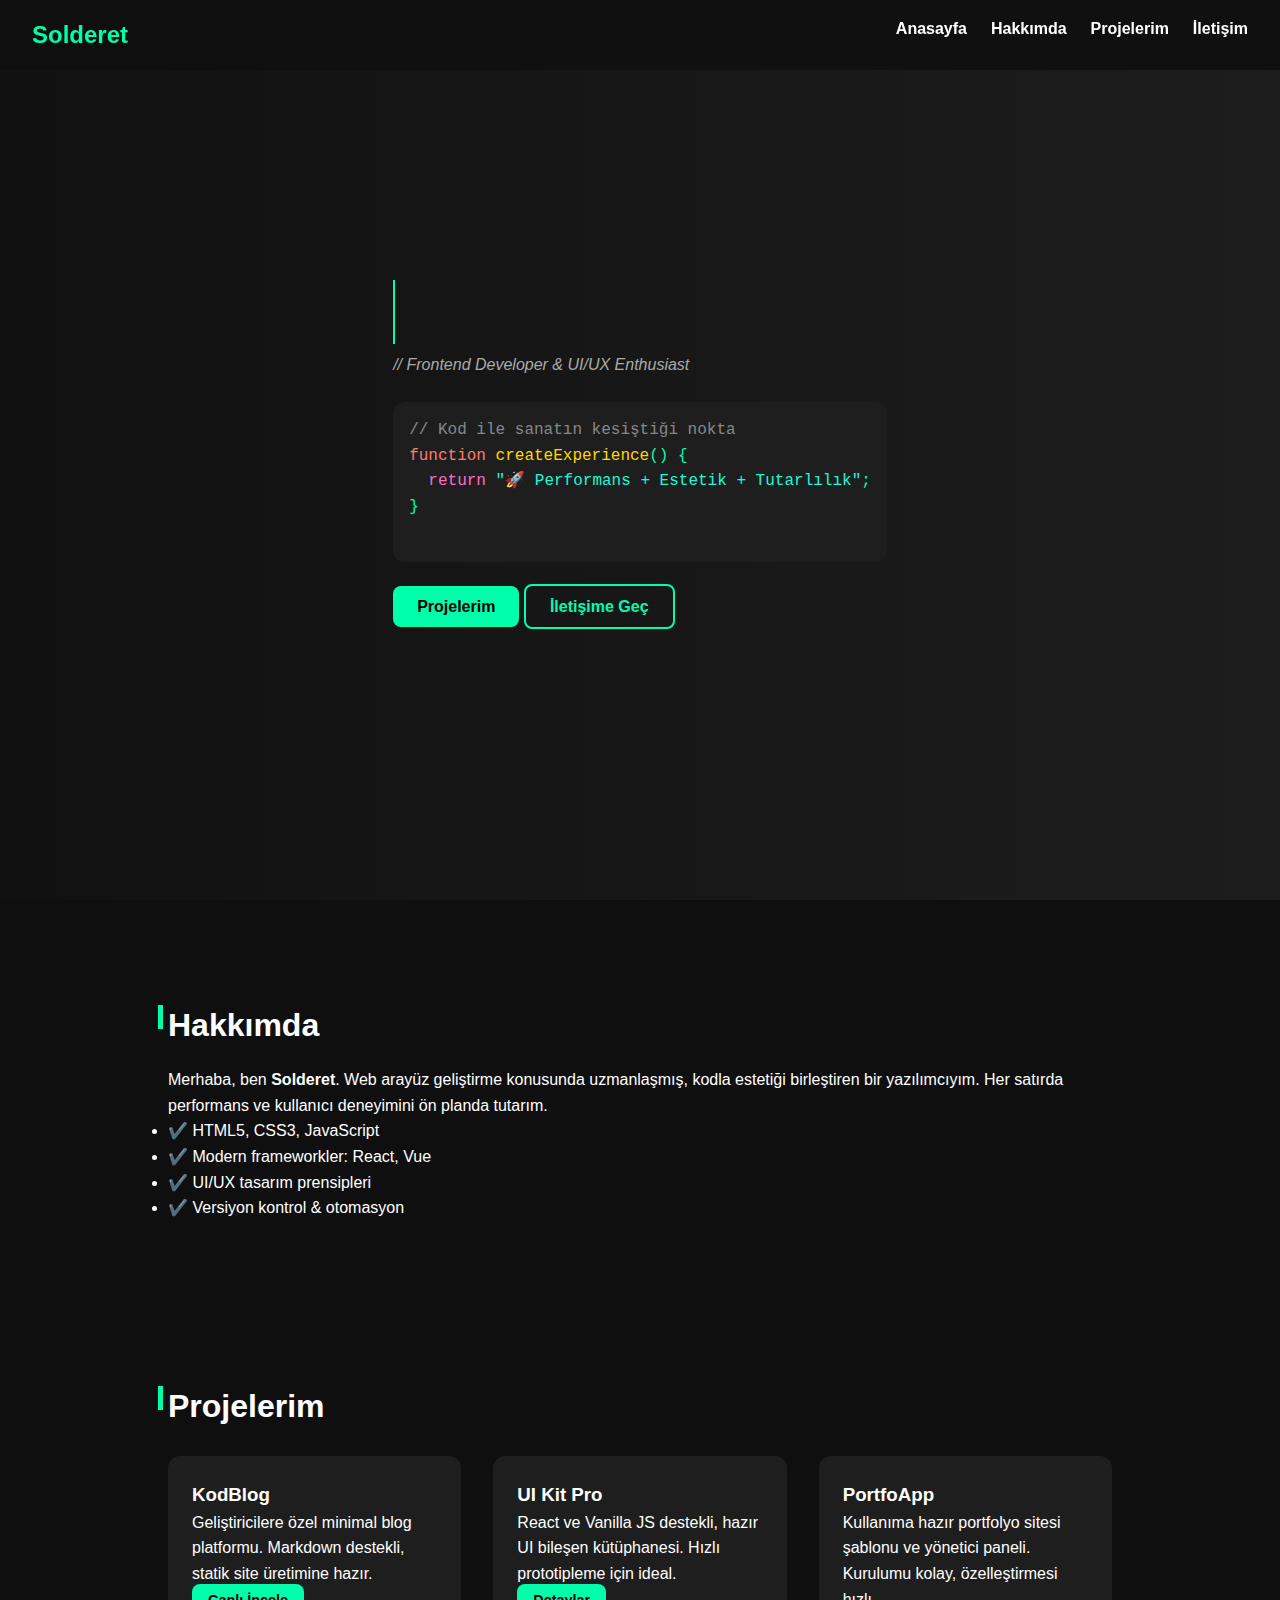
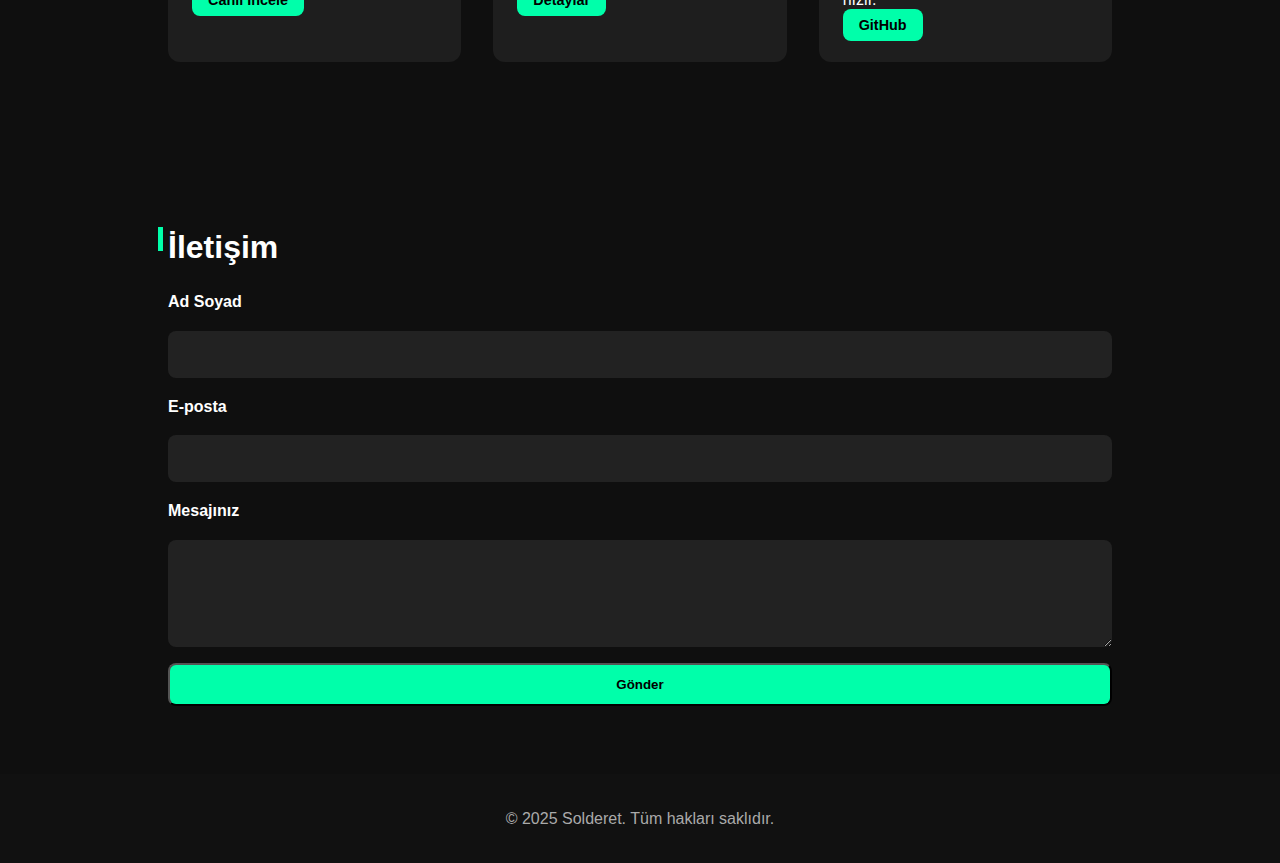
<file: index.html>
<!DOCTYPE html>
<html lang="tr">
<head>
  <meta charset="UTF-8" />
  <meta name="viewport" content="width=device-width, initial-scale=1.0" />
  <title>Solderet | Portfolio</title>
  <link rel="stylesheet" href="style.css" />
</head>
<body>
  <nav>
    <div class="logo">Solderet</div>
    <ul class="nav-links">
      <li><a href="#home">Anasayfa</a></li>
      <li><a href="#about">Hakkımda</a></li>
      <li><a href="#projects">Projelerim</a></li>
      <li><a href="#contact">İletişim</a></li>
    </ul>
  </nav>

  <header id="home" class="hero">
    <div class="hero-inner">
      <h1 class="typewriter">&gt; Merhaba, ben Solderet</h1>
      <p class="role">// Frontend Developer & UI/UX Enthusiast</p>
      <pre class="code-box">
<span class="code-comment">// Kod ile sanatın kesiştiği nokta</span>
<span class="code-func">function</span> <span class="code-name">createExperience</span>() {
  <span class="code-key">return</span> <span class="code-string">"🚀 Performans + Estetik + Tutarlılık"</span>;
}
      </pre>
      <div class="hero-buttons">
        <a href="#projects" class="btn">Projelerim</a>
        <a href="#contact" class="btn secondary">İletişime Geç</a>
      </div>
    </div>
  </header>

  <section id="about" class="section">
    <h2>Hakkımda</h2>
    <p>Merhaba, ben <strong>Solderet</strong>. Web arayüz geliştirme konusunda uzmanlaşmış, kodla estetiği birleştiren bir yazılımcıyım. Her satırda performans ve kullanıcı deneyimini ön planda tutarım.</p>
    <ul>
      <li>✔️ HTML5, CSS3, JavaScript</li>
      <li>✔️ Modern frameworkler: React, Vue</li>
      <li>✔️ UI/UX tasarım prensipleri</li>
      <li>✔️ Versiyon kontrol & otomasyon</li>
    </ul>
  </section>

  <section id="projects" class="section">
    <h2>Projelerim</h2>
    <div class="projects-grid">
      <div class="project-card">
        <h3>KodBlog</h3>
        <p>Geliştiricilere özel minimal blog platformu. Markdown destekli, statik site üretimine hazır.</p>
        <a href="#" class="btn small">Canlı İncele</a>
      </div>
      <div class="project-card">
        <h3>UI Kit Pro</h3>
        <p>React ve Vanilla JS destekli, hazır UI bileşen kütüphanesi. Hızlı prototipleme için ideal.</p>
        <a href="#" class="btn small">Detaylar</a>
      </div>
      <div class="project-card">
        <h3>PortfoApp</h3>
        <p>Kullanıma hazır portfolyo sitesi şablonu ve yönetici paneli. Kurulumu kolay, özelleştirmesi hızlı.</p>
        <a href="#" class="btn small">GitHub</a>
      </div>
    </div>
  </section>

  <section id="contact" class="section">
    <h2>İletişim</h2>
    <form id="contact-form">
      <label for="name">Ad Soyad</label>
      <input type="text" id="name" name="name" required />

      <label for="email">E-posta</label>
      <input type="email" id="email" name="email" required />

      <label for="message">Mesajınız</label>
      <textarea id="message" name="message" rows="5" required></textarea>

      <button type="submit" class="btn">Gönder</button>
    </form>
    <div id="form-status"></div>
  </section>

  <footer>
    <p>© 2025 Solderet. Tüm hakları saklıdır.</p>
  </footer>

  <script src="script.js"></script>
</body>
</html>
</file>
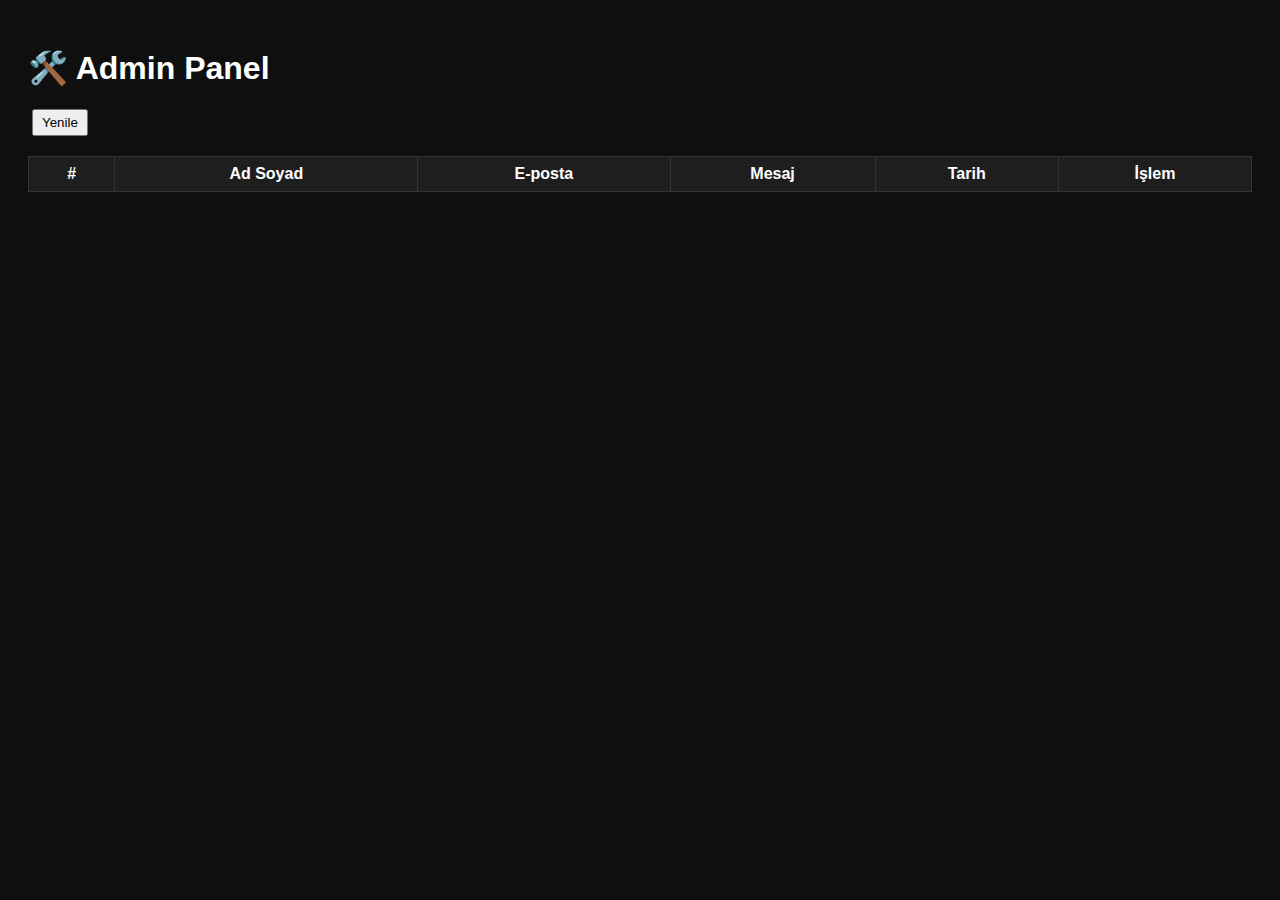
<file: admin.html>
<!DOCTYPE html>
<html lang="tr">
<head>
  <meta charset="UTF-8">
  <meta name="viewport" content="width=device-width, initial-scale=1">
  <title>Admin Panel | Solderet</title>
  <style>
    body { font-family: sans-serif; padding: 20px; background: #0f0f0f; color: #fff; }
    table { width: 100%; border-collapse: collapse; margin-top: 20px; }
    th, td { padding: 8px; border: 1px solid #333; }
    th { background: #1e1e1e; }
    tr:nth-child(even) { background: #141414; }
    button { margin: 0 4px; padding: 4px 8px; }
    input, textarea { width: 100%; background: #222; color: #fff; border: none; border-radius: 4px; padding: 4px; }
  </style>
</head>
<body>

  <h1>🛠️ Admin Panel</h1>
  <p><button onclick="loadEntries()">Yenile</button></p>
  <table>
    <thead>
      <tr><th>#</th><th>Ad Soyad</th><th>E-posta</th><th>Mesaj</th><th>Tarih</th><th>İşlem</th></tr>
    </thead>
    <tbody id="entries"></tbody>
  </table>

  <script>
    function loadEntries() {
      // İki farklı anahtar kontrolü ekliyoruz, önceden başka isimle kaydettiyseniz de alır
      let entries = JSON.parse(localStorage.getItem('contactMessages') || '[]');
      if (entries.length === 0 && localStorage.getItem('messages')) {
        entries = JSON.parse(localStorage.getItem('messages'));
      }

      const tbody = document.getElementById('entries');
      tbody.innerHTML = '';
      entries.forEach((e,i) => {
        const tr = document.createElement('tr');
        tr.innerHTML = `
          <td>${i+1}</td>
          <td><input value="${e.name}" /></td>
          <td><input value="${e.email}" /></td>
          <td><textarea rows="2">${e.message}</textarea></td>
          <td>${e.date || ''}</td>
          <td>
            <button onclick="saveEntry(${i})">Kaydet</button>
            <button onclick="deleteEntry(${i})">Sil</button>
          </td>`;
        tbody.appendChild(tr);
      });
    }

    function saveEntry(index) {
      const row = document.getElementById('entries').children[index];
      const inputs = row.querySelectorAll('input, textarea');
      const entries = JSON.parse(localStorage.getItem('contactMessages') || '[]');
      entries[index] = {
        name: inputs[0].value,
        email: inputs[1].value,
        message: inputs[2].value,
        date: entries[index].date || new Date().toLocaleString()
      };
      localStorage.setItem('contactMessages', JSON.stringify(entries));
      alert('Kaydedildi!');
      loadEntries();
    }

    function deleteEntry(index) {
      if (!confirm('Bu kaydı silmek istediğinize emin misiniz?')) return;
      const entries = JSON.parse(localStorage.getItem('contactMessages') || '[]');
      entries.splice(index,1);
      localStorage.setItem('contactMessages', JSON.stringify(entries));
      loadEntries();
    }

    // İlk yükleme
    loadEntries();
  </script>

</body>
</html>
</file>
<file: style.css>
:root {
  --bg: #0f0f0f;
  --text: #fff;
  --text-light: #aaa;
  --accent: #00ffaa;
  --card-bg: #1e1e1e;
}

* {
  margin: 0;
  padding: 0;
  box-sizing: border-box;
  scroll-behavior: smooth;
}

body {
  font-family: 'Segoe UI', sans-serif;
  background: var(--bg);
  color: var(--text);
  line-height: 1.6;
}

nav {
  position: fixed;
  width: 100%;
  background: rgba(15,15,15,0.9);
  display: flex;
  justify-content: space-between;
  padding: 1rem 2rem;
  z-index: 1000;
}

.logo {
  font-size: 1.5rem;
  color: var(--accent);
  font-weight: bold;
}

.nav-links {
  list-style: none;
  display: flex;
  gap: 1.5rem;
}

.nav-links a {
  color: var(--text);
  text-decoration: none;
  font-weight: bold;
  transition: color .3s;
}

.nav-links a:hover {
  color: var(--accent);
}

header.hero {
  height: 100vh;
  display: flex;
  align-items: center;
  justify-content: center;
  background: linear-gradient(to right, #111, #1d1d1d);
  padding: 0 2rem;
  text-align: left;
}

.hero-inner {
  max-width: 800px;
  animation: fadeIn 1s ease-out;
}

.typewriter {
  font-family: 'Courier New', monospace;
  font-size: 2.5rem;
  color: var(--accent);
  overflow: hidden;
  white-space: nowrap;
  border-right: 2px solid var(--accent);
  width: 0;
  animation: typing 3s steps(30,end) forwards, blink .75s step-end infinite;
}

@keyframes typing { from { width: 0 } to { width: 100% } }
@keyframes blink { 50% { border-color: transparent } }

.role {
  font-style: italic;
  color: var(--text-light);
  margin: .5rem 0 1.5rem;
}

.code-box {
  background: var(--card-bg);
  padding: 1rem;
  border-radius: 12px;
  font-family: 'Courier New', monospace;
  font-size: 1rem;
  color: #00ffaa;
  margin-bottom: 2rem;
  overflow-x: auto;
}

.code-comment { color: #888; }
.code-func    { color: #ff7b72; }
.code-name    { color: #ffd700; }
.code-key     { color: #ff6ac1; }
.code-string  { color: #19f9d8; }

.btn {
  background: var(--accent);
  color: #000;
  padding: .75rem 1.5rem;
  border-radius: 8px;
  font-weight: bold;
  text-decoration: none;
  transition: opacity .3s;
}

.btn:hover {
  opacity: .8;
}

.btn.secondary {
  background: transparent;
  border: 2px solid var(--accent);
  color: var(--accent);
}

.btn.secondary:hover {
  background: var(--accent);
  color: #000;
}

.btn.small {
  padding: .5rem 1rem;
  font-size: .9rem;
}

.section {
  padding: 100px 10% 60px;
  max-width: 1200px;
  margin: auto;
}

h2 {
  font-size: 2rem;
  margin-bottom: 1rem;
  position: relative;
}

h2::before {
  content: '';
  position: absolute;
  left: -10px;
  top: 5px;
  width: 5px;
  height: 1.5rem;
  background: var(--accent);
}

.projects-grid {
  display: grid;
  grid-template-columns: repeat(auto-fit, minmax(280px,1fr));
  gap: 2rem;
  margin-top: 1.5rem;
}

.project-card {
  background: var(--card-bg);
  padding: 1.5rem;
  border-radius: 12px;
  transition: transform .3s, box-shadow .3s;
  cursor: pointer;
}

.project-card:hover {
  transform: translateY(-8px);
  box-shadow: 0 12px 20px rgba(0,255,170,0.2);
}

form {
  display: flex;
  flex-direction: column;
  gap: 1rem;
  margin-top: 1rem;
}

form label {
  font-weight: bold;
}

input, textarea {
  padding: 1rem;
  background: #222;
  border: none;
  border-radius: 8px;
  color: var(--text);
}

#form-status {
  margin-top: .5rem;
  font-style: italic;
}

footer {
  text-align: center;
  padding: 2rem;
  color: var(--text-light);
  background: #111;
}

@keyframes fadeIn {
  from { opacity: 0; transform: translateY(20px) }
  to   { opacity: 1; transform: translateY(0) }
}
</file>
